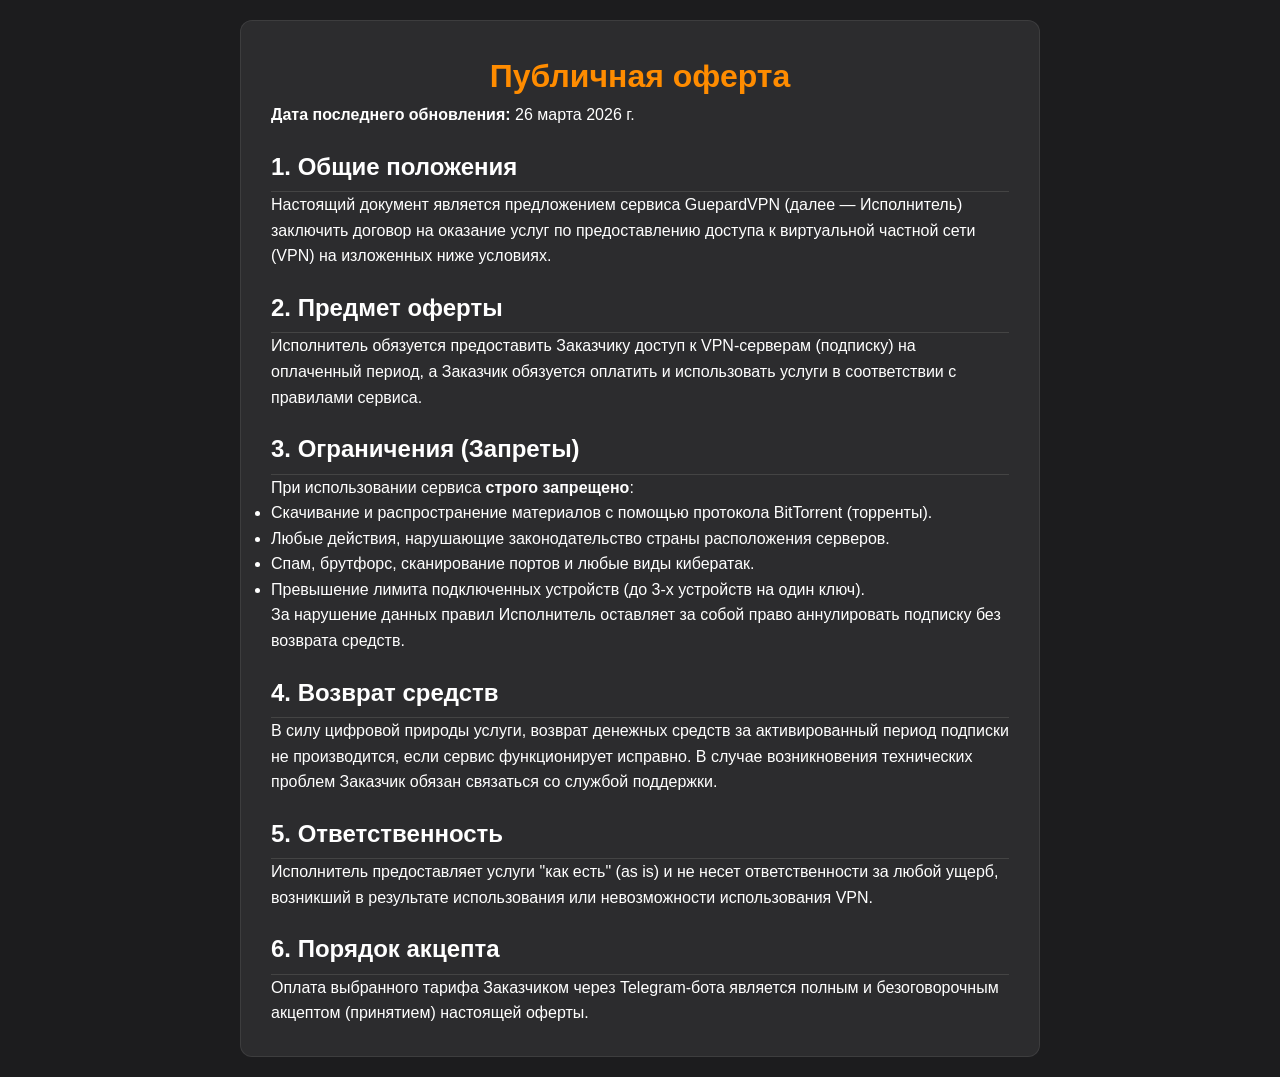
<file: oferta.html>
<!DOCTYPE html>
<html lang="ru">
<head>
    <meta charset="UTF-8">
    <meta name="viewport" content="width=device-width, initial-scale=1.0">
    <title>Публичная оферта | GuepardVPN</title>
    <link rel="stylesheet" href="index.css">
    <style>
        body { padding: 20px; font-family: Arial, sans-serif; background-color: var(--bg-main, #1c1c1e); color: var(--text-main, #ffffff); line-height: 1.6; }
        .document-container { max-width: 800px; margin: 0 auto; background: var(--bg-surface, #2c2c2e); padding: 30px; border-radius: 12px; }
        h1 { color: var(--accent-color, #0a84ff); text-align: center; }
        h2 { margin-top: 20px; border-bottom: 1px solid #444; padding-bottom: 5px; }
    </style>
</head>
<body>
    <div class="document-container surface">
        <h1>Публичная оферта</h1>
        <p><strong>Дата последнего обновления:</strong> 26 марта 2026 г.</p>
        
        <h2>1. Общие положения</h2>
        <p>Настоящий документ является предложением сервиса GuepardVPN (далее — Исполнитель) заключить договор на оказание услуг по предоставлению доступа к виртуальной частной сети (VPN) на изложенных ниже условиях.</p>

        <h2>2. Предмет оферты</h2>
        <p>Исполнитель обязуется предоставить Заказчику доступ к VPN-серверам (подписку) на оплаченный период, а Заказчик обязуется оплатить и использовать услуги в соответствии с правилами сервиса.</p>

        <h2>3. Ограничения (Запреты)</h2>
        <p>При использовании сервиса <strong>строго запрещено</strong>:</p>
        <ul>
            <li>Скачивание и распространение материалов с помощью протокола BitTorrent (торренты).</li>
            <li>Любые действия, нарушающие законодательство страны расположения серверов.</li>
            <li>Спам, брутфорс, сканирование портов и любые виды кибератак.</li>
            <li>Превышение лимита подключенных устройств (до 3-х устройств на один ключ).</li>
        </ul>
        <p>За нарушение данных правил Исполнитель оставляет за собой право аннулировать подписку без возврата средств.</p>

        <h2>4. Возврат средств</h2>
        <p>В силу цифровой природы услуги, возврат денежных средств за активированный период подписки не производится, если сервис функционирует исправно. В случае возникновения технических проблем Заказчик обязан связаться со службой поддержки.</p>

        <h2>5. Ответственность</h2>
        <p>Исполнитель предоставляет услуги "как есть" (as is) и не несет ответственности за любой ущерб, возникший в результате использования или невозможности использования VPN.</p>

        <h2>6. Порядок акцепта</h2>
        <p>Оплата выбранного тарифа Заказчиком через Telegram-бота является полным и безоговорочным акцептом (принятием) настоящей оферты.</p>
    </div>
</body>
</html>
</file>
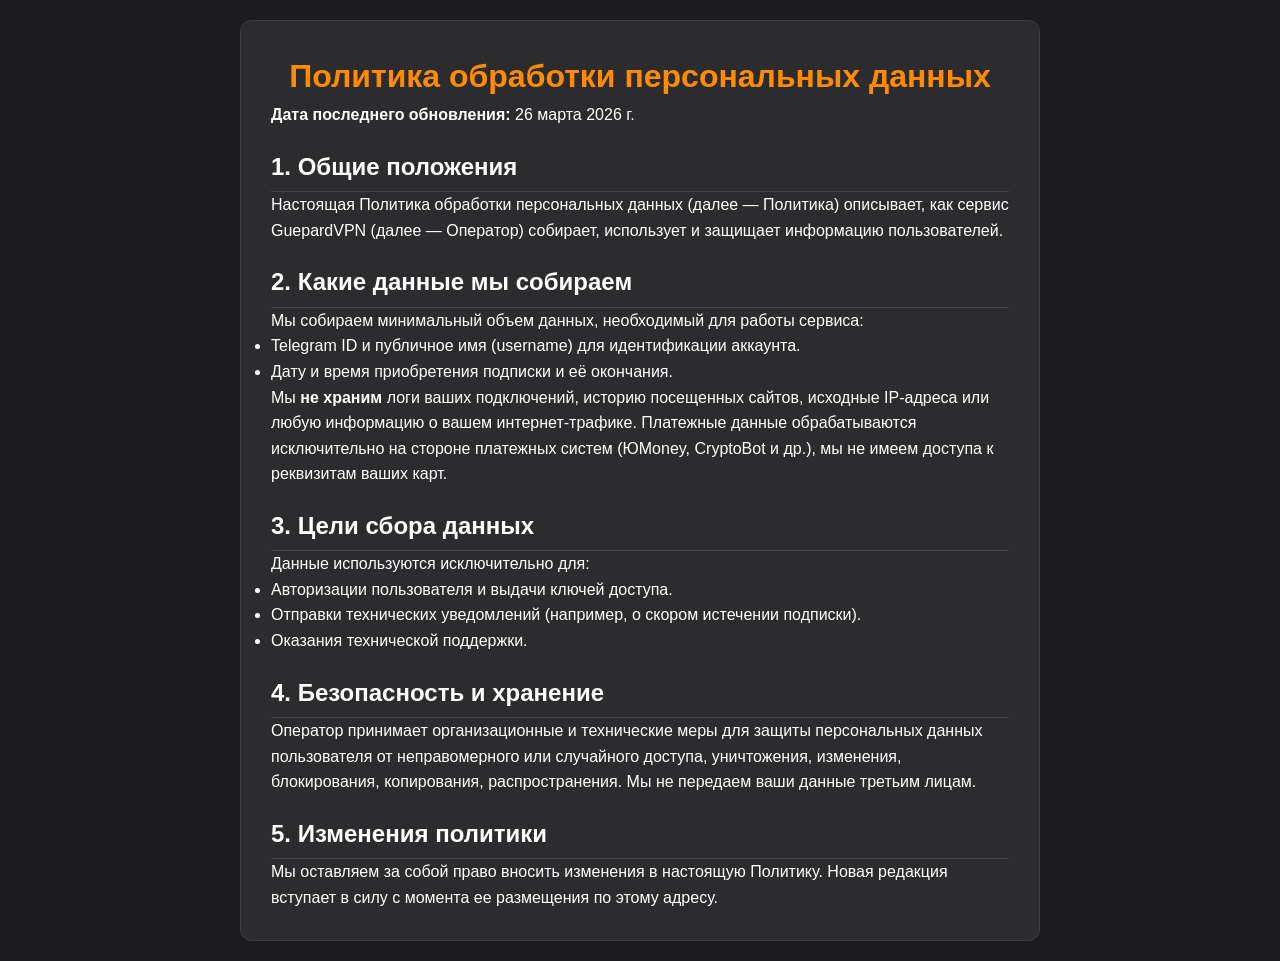
<file: policy.html>
<!DOCTYPE html>
<html lang="ru">
<head>
    <meta charset="UTF-8">
    <meta name="viewport" content="width=device-width, initial-scale=1.0">
    <title>Политика обработки персональных данных | GuepardVPN</title>
    <link rel="stylesheet" href="index.css">
    <style>
        body { padding: 20px; font-family: Arial, sans-serif; background-color: var(--bg-main, #1c1c1e); color: var(--text-main, #ffffff); line-height: 1.6; }
        .document-container { max-width: 800px; margin: 0 auto; background: var(--bg-surface, #2c2c2e); padding: 30px; border-radius: 12px; }
        h1 { color: var(--accent-color, #0a84ff); text-align: center; }
        h2 { margin-top: 20px; border-bottom: 1px solid #444; padding-bottom: 5px; }
        .back-btn-doc { display: inline-block; margin-bottom: 20px; color: var(--accent-color, #0a84ff); text-decoration: none; font-weight: bold; }
    </style>
</head>
<body>
    <div class="document-container surface">
        <h1>Политика обработки персональных данных</h1>
        <p><strong>Дата последнего обновления:</strong> 26 марта 2026 г.</p>
        
        <h2>1. Общие положения</h2>
        <p>Настоящая Политика обработки персональных данных (далее — Политика) описывает, как сервис GuepardVPN (далее — Оператор) собирает, использует и защищает информацию пользователей.</p>

        <h2>2. Какие данные мы собираем</h2>
        <p>Мы собираем минимальный объем данных, необходимый для работы сервиса:</p>
        <ul>
            <li>Telegram ID и публичное имя (username) для идентификации аккаунта.</li>
            <li>Дату и время приобретения подписки и её окончания.</li>
        </ul>
        <p>Мы <strong>не храним</strong> логи ваших подключений, историю посещенных сайтов, исходные IP-адреса или любую информацию о вашем интернет-трафике. Платежные данные обрабатываются исключительно на стороне платежных систем (ЮMoney, CryptoBot и др.), мы не имеем доступа к реквизитам ваших карт.</p>

        <h2>3. Цели сбора данных</h2>
        <p>Данные используются исключительно для:</p>
        <ul>
            <li>Авторизации пользователя и выдачи ключей доступа.</li>
            <li>Отправки технических уведомлений (например, о скором истечении подписки).</li>
            <li>Оказания технической поддержки.</li>
        </ul>

        <h2>4. Безопасность и хранение</h2>
        <p>Оператор принимает организационные и технические меры для защиты персональных данных пользователя от неправомерного или случайного доступа, уничтожения, изменения, блокирования, копирования, распространения. Мы не передаем ваши данные третьим лицам.</p>

        <h2>5. Изменения политики</h2>
        <p>Мы оставляем за собой право вносить изменения в настоящую Политику. Новая редакция вступает в силу с момента ее размещения по этому адресу.</p>
    </div>
</body>
</html>
</file>
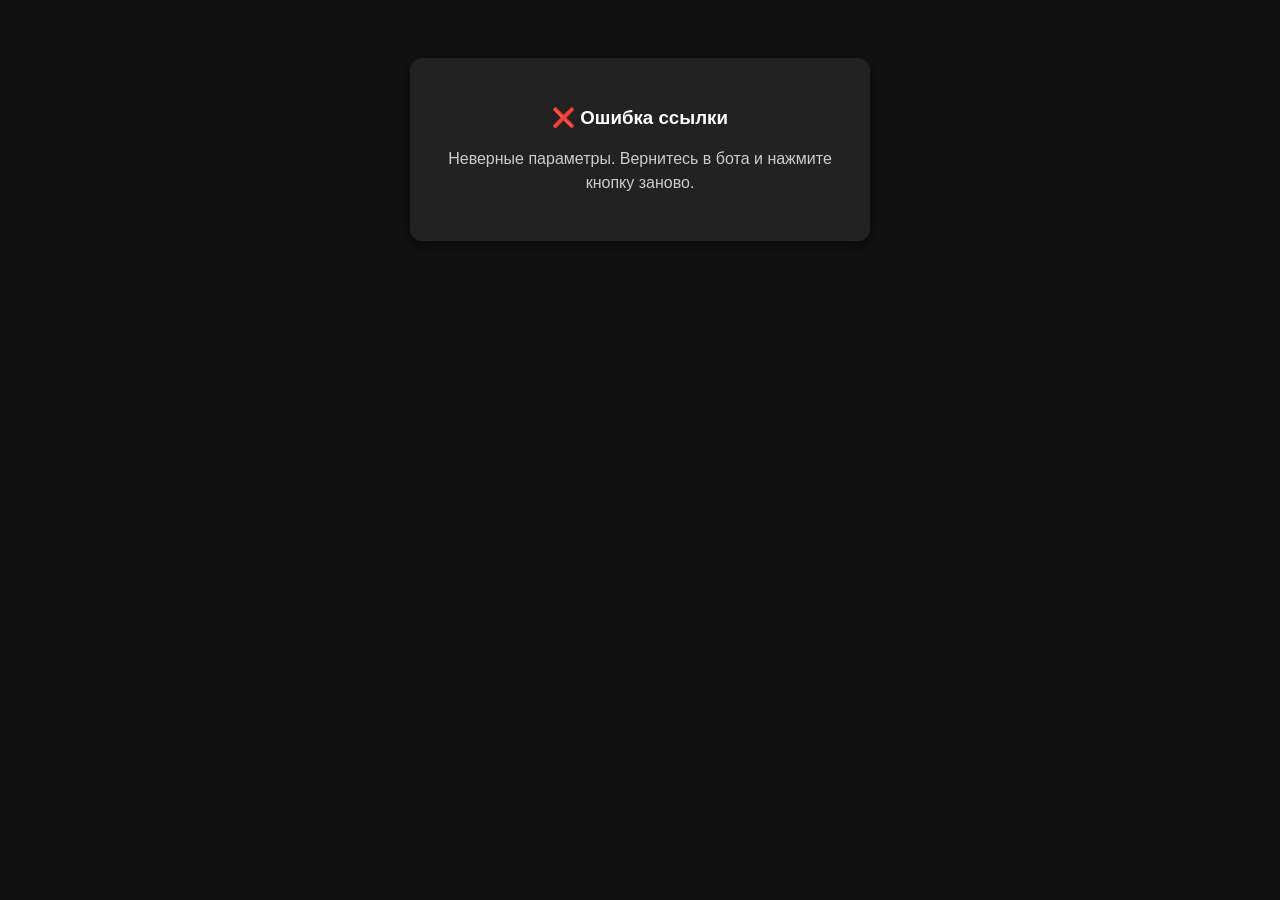
<file: redirect.html>
<!DOCTYPE html>
<html>
<head>
    <meta charset="utf-8">
    <title>Добавление подписки...</title>
    <link rel="icon" type="image/x-icon" href="favicon.ico">
    <meta name="viewport" content="width=device-width, initial-scale=1">
    <style>
        body {
            background-color: #111;
            color: #fff;
            font-family: Arial, sans-serif;
            text-align: center;
            padding: 50px;
        }
        .container {
            max-width: 400px;
            margin: 0 auto;
            background: #222;
            padding: 30px;
            border-radius: 12px;
            box-shadow: 0 4px 15px rgba(0,0,0,0.5);
        }
        h2 { color: #4CAF50; }
        p { font-size: 16px; line-height: 1.5; color: #ccc; }
        .spinner {
            margin: 20px auto;
            width: 40px;
            height: 40px;
            border: 4px solid rgba(255,255,255,0.1);
            border-top-color: #4CAF50;
            border-radius: 50%;
            animation: spin 1s linear infinite;
        }
        @keyframes spin { 100% { transform: rotate(360deg); } }
        .btn {
            display: inline-block;
            margin-top: 20px;
            padding: 12px 24px;
            background: #4CAF50;
            color: #fff;
            text-decoration: none;
            border-radius: 8px;
            font-weight: bold;
        }
    </style>
</head>
<body>
    <div class="container">
        <h2>Открываем приложение...</h2>
        <div class="spinner"></div>
        <p>Если приложение не открылось автоматически, нажмите кнопку ниже:</p>
        <a href="#" id="manual-btn" class="btn">Открыть вручную</a>
    </div>

    <script>
        // Получаем параметры из URL (?app=...&url=...)
        const params = new URLSearchParams(window.location.search);
        const appScheme = params.get('app'); // например: v2raytun или happ
        const subUrl = params.get('url');    // ваша подписка

        if (appScheme && subUrl) {
            // Формируем глубокую ссылку (Deep Link)
            let action = "import";
            if (appScheme === "happ") {
                action = "add";
            }
            const deepLink = `${appScheme}://${action}/${subUrl}`;
            
            // Прописываем ссылку в кнопку на случай проблем с авто-открытием
            document.getElementById('manual-btn').href = deepLink;
            
            // Пытаемся автоматически открыть приложение
            setTimeout(() => {
                window.location.href = deepLink;
            }, 500);
        } else {
            document.querySelector('.container').innerHTML = "<h3>❌ Ошибка ссылки</h3><p>Неверные параметры. Вернитесь в бота и нажмите кнопку заново.</p>";
        }
    </script>
</body>
</html>
</file>
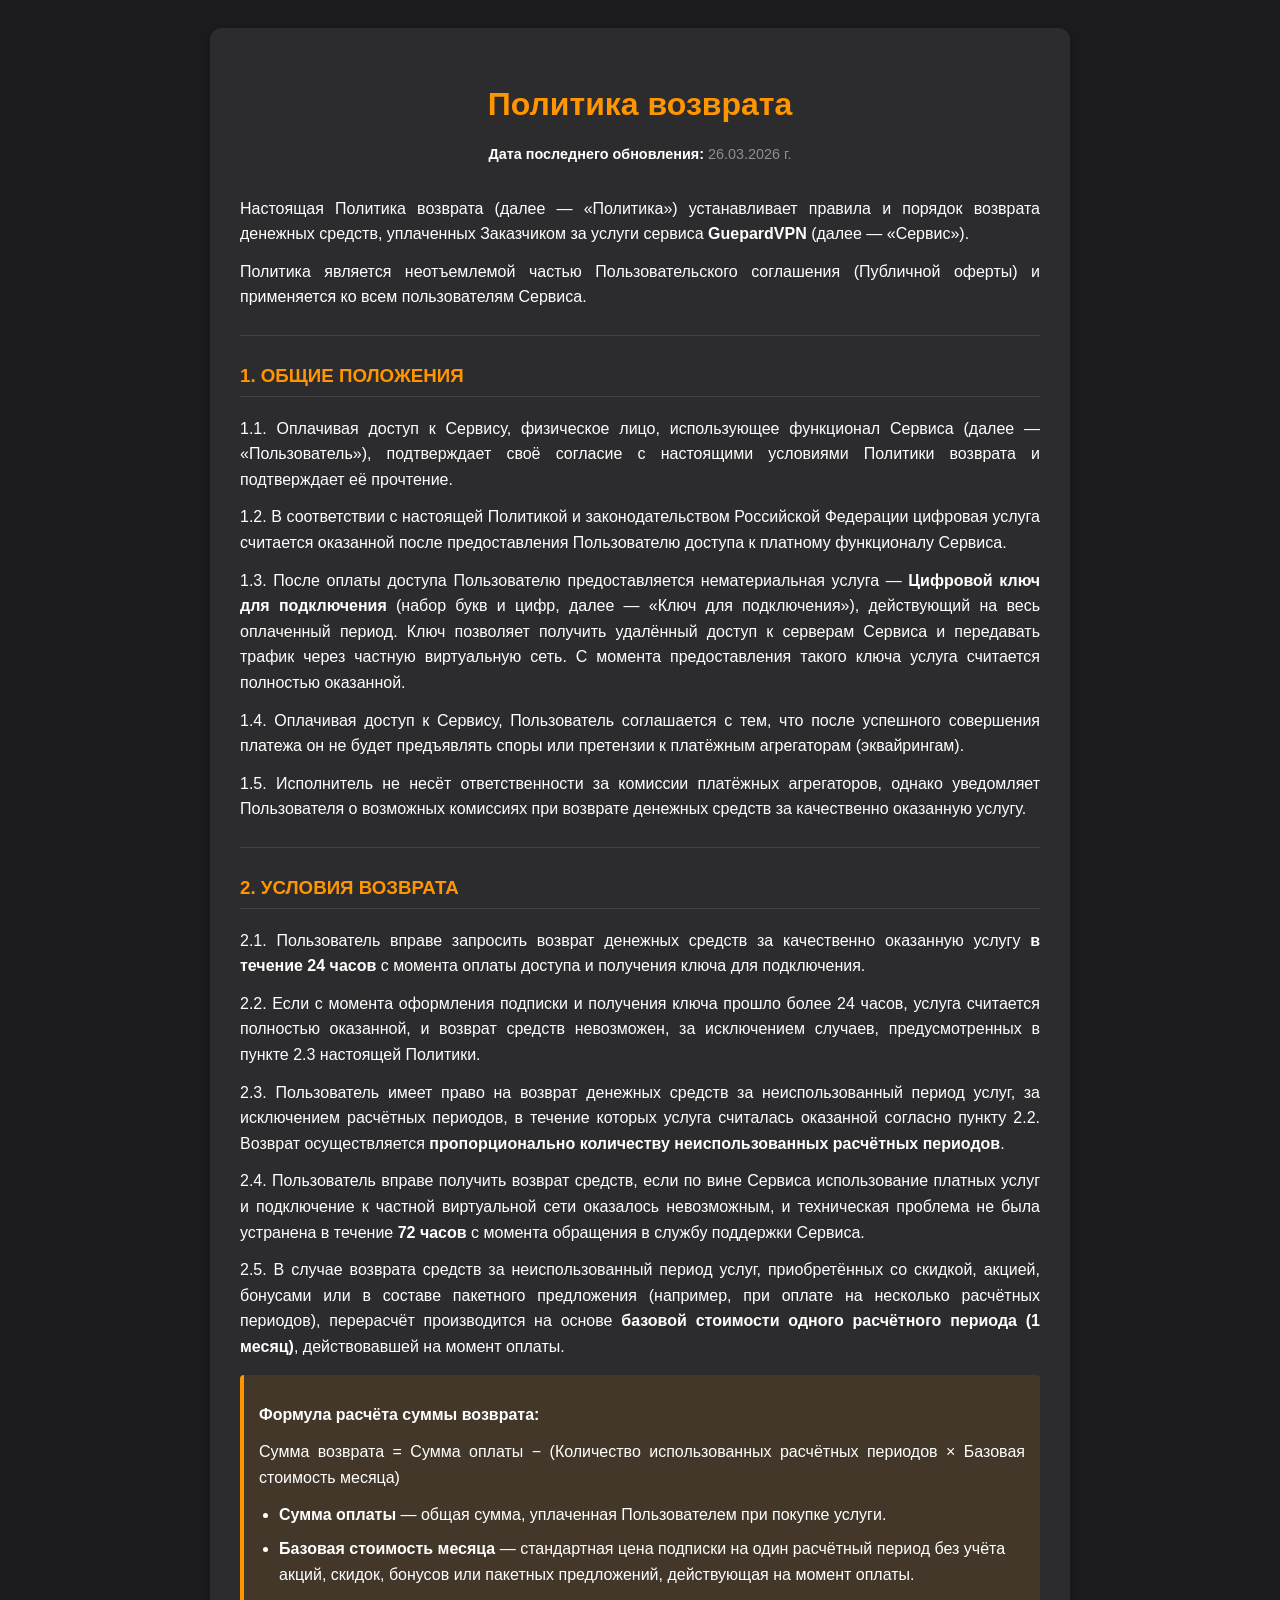
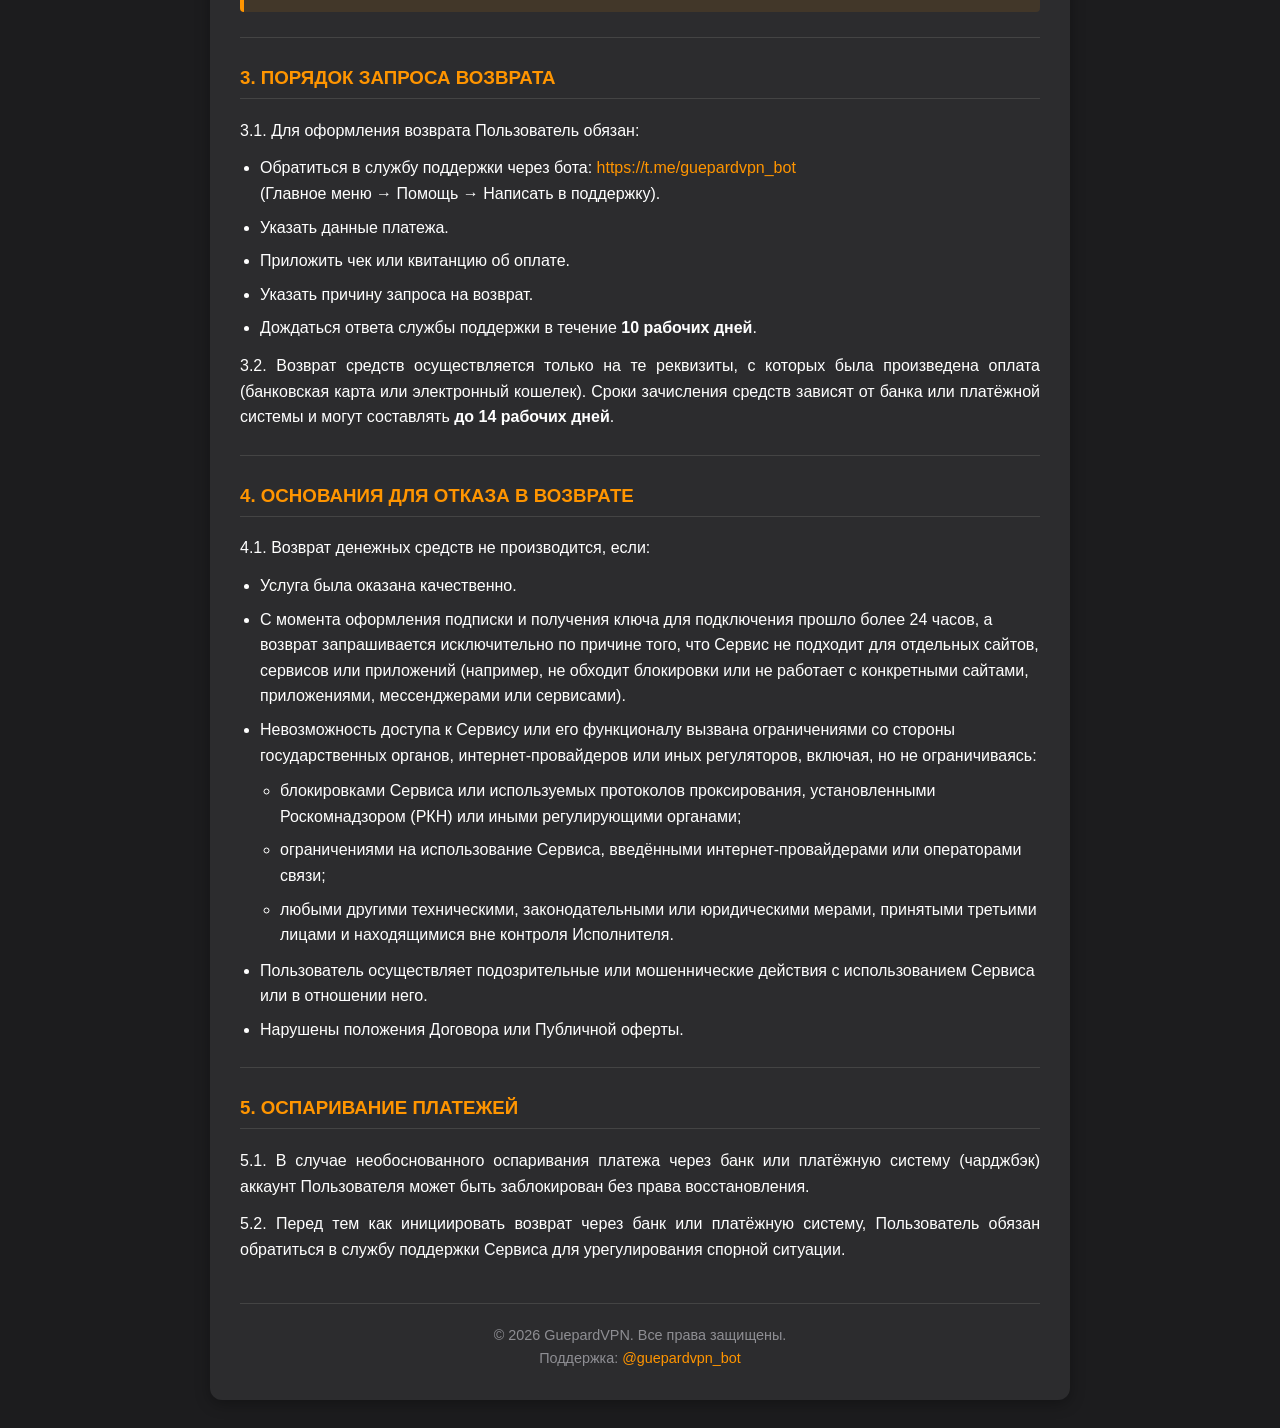
<file: refund-policy.html>
<!DOCTYPE html>
<html lang="ru">
<head>
    <meta charset="UTF-8">
    <meta name="viewport" content="width=device-width, initial-scale=1.0">
    <title>Политика возврата | GuepardVPN</title>
    <link rel="icon" type="image/x-icon" href="favicon.ico">
    <style>
        body { padding: 20px; font-family: Arial, sans-serif; background-color: var(--bg-main, #1c1c1e); color: var(--text-main, #ffffff); line-height: 1.6; }
        .document-container { max-width: 800px; margin: 0 auto; background: var(--bg-surface, #2c2c2e); padding: 30px; border-radius: 12px; box-shadow: 0 4px 15px rgba(0,0,0,0.3); }
        h1 { color: var(--accent-color, #ff9500); text-align: center; margin-bottom: 10px; }
        h2, h3 { color: var(--accent-color, #ff9500); margin-top: 25px; border-bottom: 1px solid #444; padding-bottom: 5px; }
        p { margin: 12px 0; text-align: justify; }
        a { color: var(--accent-color, #ff9500); text-decoration: none; }
        a:hover { text-decoration: underline; }
        hr { border: 0; border-top: 1px solid #444; margin: 25px 0; }
        ul { padding-left: 20px; margin: 10px 0; }
        li { margin-bottom: 8px; }
        .update-date { text-align: center; color: #8e8e93; font-size: 0.9em; margin-bottom: 30px; }
        strong { color: #fff; }
        .note { background: rgba(255, 149, 0, 0.1); border-left: 4px solid #ff9500; padding: 15px; border-radius: 4px; margin: 15px 0; }
    </style>
</head>
<body>
    <div class="document-container surface">
        <h1>Политика возврата</h1>
        <p class="update-date"><strong>Дата последнего обновления:</strong> 26.03.2026 г.</p>
        
        <p>Настоящая Политика возврата (далее — «Политика») устанавливает правила и порядок возврата денежных средств, уплаченных Заказчиком за услуги сервиса <strong>GuepardVPN</strong> (далее — «Сервис»).</p>
        <p>Политика является неотъемлемой частью Пользовательского соглашения (Публичной оферты) и применяется ко всем пользователям Сервиса.</p>

        <hr />

        <h3>1. ОБЩИЕ ПОЛОЖЕНИЯ</h3>
        <p>1.1. Оплачивая доступ к Сервису, физическое лицо, использующее функционал Сервиса (далее — «Пользователь»), подтверждает своё согласие с настоящими условиями Политики возврата и подтверждает её прочтение.</p>
        <p>1.2. В соответствии с настоящей Политикой и законодательством Российской Федерации цифровая услуга считается оказанной после предоставления Пользователю доступа к платному функционалу Сервиса.</p>
        <p>1.3. После оплаты доступа Пользователю предоставляется нематериальная услуга — <strong>Цифровой ключ для подключения</strong> (набор букв и цифр, далее — «Ключ для подключения»), действующий на весь оплаченный период. Ключ позволяет получить удалённый доступ к серверам Сервиса и передавать трафик через частную виртуальную сеть. С момента предоставления такого ключа услуга считается полностью оказанной.</p>
        <p>1.4. Оплачивая доступ к Сервису, Пользователь соглашается с тем, что после успешного совершения платежа он не будет предъявлять споры или претензии к платёжным агрегаторам (эквайрингам).</p>
        <p>1.5. Исполнитель не несёт ответственности за комиссии платёжных агрегаторов, однако уведомляет Пользователя о возможных комиссиях при возврате денежных средств за качественно оказанную услугу.</p>

        <hr />

        <h3>2. УСЛОВИЯ ВОЗВРАТА</h3>
        <p>2.1. Пользователь вправе запросить возврат денежных средств за качественно оказанную услугу <strong>в течение 24 часов</strong> с момента оплаты доступа и получения ключа для подключения.</p>
        <p>2.2. Если с момента оформления подписки и получения ключа прошло более 24 часов, услуга считается полностью оказанной, и возврат средств невозможен, за исключением случаев, предусмотренных в пункте 2.3 настоящей Политики.</p>
        <p>2.3. Пользователь имеет право на возврат денежных средств за неиспользованный период услуг, за исключением расчётных периодов, в течение которых услуга считалась оказанной согласно пункту 2.2. Возврат осуществляется <strong>пропорционально количеству неиспользованных расчётных периодов</strong>.</p>
        <p>2.4. Пользователь вправе получить возврат средств, если по вине Сервиса использование платных услуг и подключение к частной виртуальной сети оказалось невозможным, и техническая проблема не была устранена в течение <strong>72 часов</strong> с момента обращения в службу поддержки Сервиса.</p>
        <p>2.5. В случае возврата средств за неиспользованный период услуг, приобретённых со скидкой, акцией, бонусами или в составе пакетного предложения (например, при оплате на несколько расчётных периодов), перерасчёт производится на основе <strong>базовой стоимости одного расчётного периода (1 месяц)</strong>, действовавшей на момент оплаты.</p>

        <div class="note">
            <p><strong>Формула расчёта суммы возврата:</strong></p>
            <p>Сумма возврата = Сумма оплаты − (Количество использованных расчётных периодов × Базовая стоимость месяца)</p>
            <ul>
                <li><strong>Сумма оплаты</strong> — общая сумма, уплаченная Пользователем при покупке услуги.</li>
                <li><strong>Базовая стоимость месяца</strong> — стандартная цена подписки на один расчётный период без учёта акций, скидок, бонусов или пакетных предложений, действующая на момент оплаты.</li>
            </ul>
        </div>

        <hr />

        <h3>3. ПОРЯДОК ЗАПРОСА ВОЗВРАТА</h3>
        <p>3.1. Для оформления возврата Пользователь обязан:</p>
        <ul>
            <li>Обратиться в службу поддержки через бота: <a href="https://t.me/guepardvpn_bot" target="_blank">https://t.me/guepardvpn_bot</a><br>
            (Главное меню → Помощь → Написать в поддержку).</li>
            <li>Указать данные платежа.</li>
            <li>Приложить чек или квитанцию об оплате.</li>
            <li>Указать причину запроса на возврат.</li>
            <li>Дождаться ответа службы поддержки в течение <strong>10 рабочих дней</strong>.</li>
        </ul>
        <p>3.2. Возврат средств осуществляется только на те реквизиты, с которых была произведена оплата (банковская карта или электронный кошелек). Сроки зачисления средств зависят от банка или платёжной системы и могут составлять <strong>до 14 рабочих дней</strong>.</p>

        <hr />

        <h3>4. ОСНОВАНИЯ ДЛЯ ОТКАЗА В ВОЗВРАТЕ</h3>
        <p>4.1. Возврат денежных средств не производится, если:</p>
        <ul>
            <li>Услуга была оказана качественно.</li>
            <li>С момента оформления подписки и получения ключа для подключения прошло более 24 часов, а возврат запрашивается исключительно по причине того, что Сервис не подходит для отдельных сайтов, сервисов или приложений (например, не обходит блокировки или не работает с конкретными сайтами, приложениями, мессенджерами или сервисами).</li>
            <li>Невозможность доступа к Сервису или его функционалу вызвана ограничениями со стороны государственных органов, интернет-провайдеров или иных регуляторов, включая, но не ограничиваясь:
                <ul>
                    <li>блокировками Сервиса или используемых протоколов проксирования, установленными Роскомнадзором (РКН) или иными регулирующими органами;</li>
                    <li>ограничениями на использование Сервиса, введёнными интернет-провайдерами или операторами связи;</li>
                    <li>любыми другими техническими, законодательными или юридическими мерами, принятыми третьими лицами и находящимися вне контроля Исполнителя.</li>
                </ul>
            </li>
            <li>Пользователь осуществляет подозрительные или мошеннические действия с использованием Сервиса или в отношении него.</li>
            <li>Нарушены положения Договора или Публичной оферты.</li>
        </ul>

        <hr />

        <h3>5. ОСПАРИВАНИЕ ПЛАТЕЖЕЙ</h3>
        <p>5.1. В случае необоснованного оспаривания платежа через банк или платёжную систему (чарджбэк) аккаунт Пользователя может быть заблокирован без права восстановления.</p>
        <p>5.2. Перед тем как инициировать возврат через банк или платёжную систему, Пользователь обязан обратиться в службу поддержки Сервиса для урегулирования спорной ситуации.</p>

        <div class="footer" style="margin-top: 40px; text-align: center; border-top: 1px solid #444; padding-top: 20px; color: #8e8e93; font-size: 0.9em;">
            &copy; 2026 GuepardVPN. Все права защищены. <br>
            Поддержка: <a href="https://t.me/guepardvpn_bot" target="_blank">@guepardvpn_bot</a>
        </div>
    </div>
</body>
</html>
</file>
<file: index.css>
:root {
  --bg-color: #0b0c10;
  --surface-color: rgba(30, 33, 40, 0.6);
  --surface-border: rgba(255, 255, 255, 0.08);
  --accent-color: #ff8c00;
  --accent-light: #ffa640;
  --accent-gradient: linear-gradient(135deg, #ff9500, #ff5e00);
  --text-main: #ffffff;
  --text-secondary: #a0a5b1;
  --text-hint: #6e7381;
  --danger-color: #ff4d4d;
  --success-color: #00d26a;

  --radius-sm: 8px;
  --radius-md: 12px;
  --radius-lg: 16px;
  --radius-xl: 24px;
}

* {
  box-sizing: border-box;
  margin: 0;
  padding: 0;
  -webkit-tap-highlight-color: transparent;
}

body {
  font-family: -apple-system, BlinkMacSystemFont, "Segoe UI", Roboto, Helvetica, Arial, sans-serif;
  background-color: var(--bg-color);
  color: var(--text-main);
  line-height: 1.5;
  overflow-x: hidden;
  user-select: none;
}

#app {
  width: 100vw;
  min-height: 100vh;
  position: relative;
}

.view {
  display: none;
  width: 100%;
  min-height: 100vh;
  padding: 16px;
  animation: fadeIn 0.3s ease;
  flex-direction: column;
}

.view.active {
  display: flex;
}

@keyframes fadeIn {
  from {
    opacity: 0;
    transform: translateY(10px);
  }

  to {
    opacity: 1;
    transform: translateY(0);
  }
}

/* Header */
.top-nav {
  display: flex;
  align-items: center;
  margin-bottom: 24px;
  font-size: 18px;
  font-weight: 600;
}

.back-btn {
  background: none;
  border: none;
  color: var(--text-main);
  font-size: 24px;
  margin-right: 16px;
  cursor: pointer;
  padding: 4px;
}

/* Glassmorphism Surface */
.surface {
  background: var(--surface-color);
  border: 1px solid var(--surface-border);
  border-radius: var(--radius-lg);
  backdrop-filter: blur(12px);
  -webkit-backdrop-filter: blur(12px);
}

/* Hero Section (Main Menu) */
.hero-image-container {
  width: 100%;
  display: flex;
  justify-content: center;
  margin-bottom: 20px;
  margin-top: -16px;
  /* Pull up slightly */
}

.hero-image {
  width: 100%;
  max-width: 350px;
  border-radius: 0 0 var(--radius-xl) var(--radius-xl);
  object-fit: cover;
  box-shadow: 0 10px 30px rgba(0, 0, 0, 0.5);
}

.main-menu-card {
  padding: 20px;
  display: flex;
  flex-direction: column;
  gap: 12px;
}

/* Buttons */
.btn {
  width: 100%;
  padding: 14px 16px;
  border-radius: var(--radius-md);
  border: none;
  font-size: 16px;
  font-weight: 600;
  display: flex;
  align-items: center;
  justify-content: center;
  gap: 8px;
  cursor: pointer;
  transition: opacity 0.2s, transform 0.1s;
}

.btn:active {
  transform: scale(0.98);
}

.btn-primary {
  background: var(--accent-gradient);
  color: white;
  box-shadow: 0 4px 15px rgba(255, 140, 0, 0.3);
}

.btn-secondary {
  background: var(--surface-color);
  border: 1px solid var(--surface-border);
  color: var(--text-main);
}

.btn-row {
  display: flex;
  gap: 12px;
}

.btn-row .btn {
  flex: 1;
}

/* Tariffs Grid */
.tariffs-grid {
  display: grid;
  grid-template-columns: 1fr 1fr;
  gap: 12px;
  margin-top: 16px;
}

.tariff-card {
  background: var(--surface-color);
  border: 1px solid var(--surface-border);
  border-radius: var(--radius-lg);
  padding: 16px;
  text-align: center;
  position: relative;
  cursor: pointer;
  transition: all 0.2s;
}

.tariff-card.selected {
  border-color: var(--accent-color);
  background: rgba(255, 140, 0, 0.1);
}

.tariff-badge {
  position: absolute;
  top: -10px;
  left: 50%;
  transform: translateX(-50%);
  background: white;
  color: black;
  font-size: 12px;
  font-weight: bold;
  padding: 4px 8px;
  border-radius: 20px;
  white-space: nowrap;
}

.tariff-title {
  color: var(--accent-color);
  font-weight: 600;
  margin-bottom: 4px;
}

.tariff-savings {
  font-size: 12px;
  color: var(--text-secondary);
  margin-bottom: 12px;
}

.tariff-price {
  font-size: 24px;
  font-weight: bold;
  margin-bottom: 4px;
}

.tariff-daily {
  font-size: 12px;
  color: var(--text-hint);
}

/* List Menu (Profile Links) */
.list-menu {
  margin-top: 16px;
}

.list-item {
  display: flex;
  align-items: center;
  justify-content: space-between;
  padding: 16px;
  border-bottom: 1px solid var(--surface-border);
  cursor: pointer;
}

.list-item:last-child {
  border-bottom: none;
}

.list-item-content {
  display: flex;
  align-items: center;
  gap: 12px;
}

.list-item-icon {
  font-size: 20px;
  opacity: 0.8;
}

.chevron {
  color: var(--text-hint);
}

/* Profile specific */
.profile-username {
  color: var(--text-secondary);
  margin-bottom: 16px;
}

.status-row {
  display: flex;
  justify-content: space-between;
  align-items: center;
  padding: 12px 0;
  border-bottom: 1px solid var(--surface-border);
}

.status-row:last-child {
  border-bottom: none;
}

.status-active {
  color: var(--success-color);
  font-weight: 600;
}

.key-container {
  margin-top: 16px;
  padding: 16px;
}

.key-input-wrapper {
  display: flex;
  align-items: center;
  background: rgba(0, 0, 0, 0.3);
  border-radius: var(--radius-md);
  padding: 12px;
  margin: 12px 0 8px 0;
}

.key-input {
  flex: 1;
  background: transparent;
  border: none;
  color: var(--accent-color);
  font-size: 14px;
  outline: none;
  font-family: monospace;
}

.copy-btn {
  background: none;
  border: none;
  color: var(--text-secondary);
  cursor: pointer;
  padding: 4px;
}

.hint-text {
  font-size: 12px;
  color: var(--text-hint);
  margin-bottom: 16px;
}

/* Payment Modal (BottomSheet) */
.bottom-sheet-overlay {
  position: fixed;
  top: 0;
  left: 0;
  right: 0;
  bottom: 0;
  background: rgba(0, 0, 0, 0.6);
  z-index: 100;
  display: none;
  opacity: 0;
  transition: opacity 0.3s;
}

.bottom-sheet {
  position: absolute;
  bottom: 0;
  left: 0;
  right: 0;
  background: var(--bg-color);
  border-radius: var(--radius-xl) var(--radius-xl) 0 0;
  padding: 24px 16px;
  transform: translateY(100%);
  transition: transform 0.3s cubic-bezier(0.175, 0.885, 0.32, 1);
}

.bottom-sheet.open {
  transform: translateY(0);
}

.sheet-header {
  display: flex;
  justify-content: space-between;
  align-items: center;
  margin-bottom: 16px;
  font-size: 18px;
  font-weight: bold;
}

.sheet-close {
  background: none;
  border: none;
  color: var(--text-hint);
  font-size: 24px;
}

.payment-method {
  display: flex;
  align-items: center;
  padding: 16px;
  background: var(--surface-color);
  border-radius: var(--radius-md);
  margin-bottom: 8px;
  cursor: pointer;
}

.payment-icon {
  width: 32px;
  height: 32px;
  margin-right: 12px;
  border-radius: 4px;
  display: flex;
  align-items: center;
  justify-content: center;
  font-size: 20px;
  background: rgba(255, 255, 255, 0.1);
}

.payment-text {
  flex: 1;
  font-weight: 500;
}

.sheet-footer-text {
  font-size: 12px;
  color: var(--text-hint);
  margin-top: 16px;
}

/* Free VPN Specific */
.free-banner {
  text-align: center;
  margin-bottom: 24px;
}

.free-banner h2 {
  font-size: 24px;
  margin-bottom: 8px;
}

.free-banner p {
  color: var(--text-secondary);
  font-size: 14px;
}

.task-card {
  padding: 16px;
  margin-bottom: 12px;
}

.task-header {
  display: flex;
  align-items: center;
  gap: 8px;
  font-weight: bold;
  font-size: 16px;
  margin-bottom: 8px;
}

/* Utility */
.mb-16 {
  margin-bottom: 16px;
}

.mb-24 {
  margin-bottom: 24px;
}

.text-center {
  text-align: center;
}

.text-accent {
  color: var(--accent-color);
}
</file>
